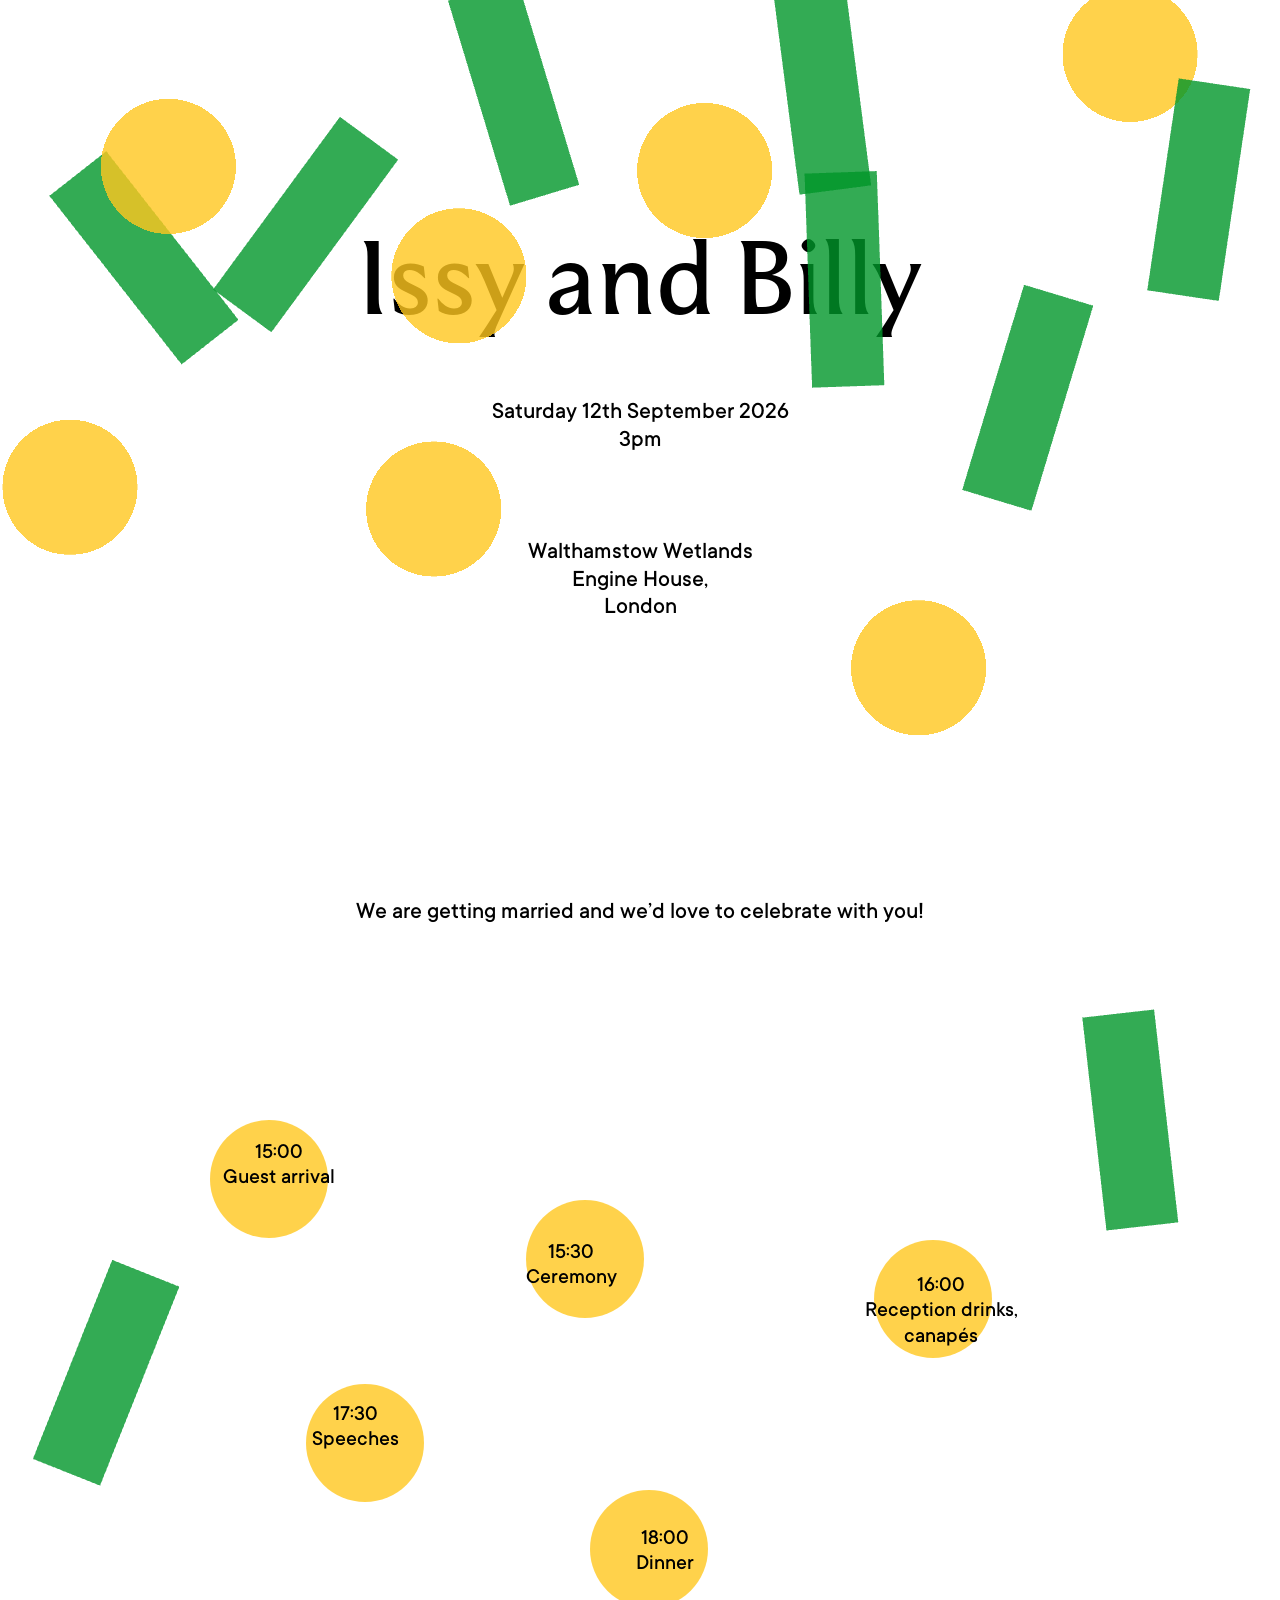
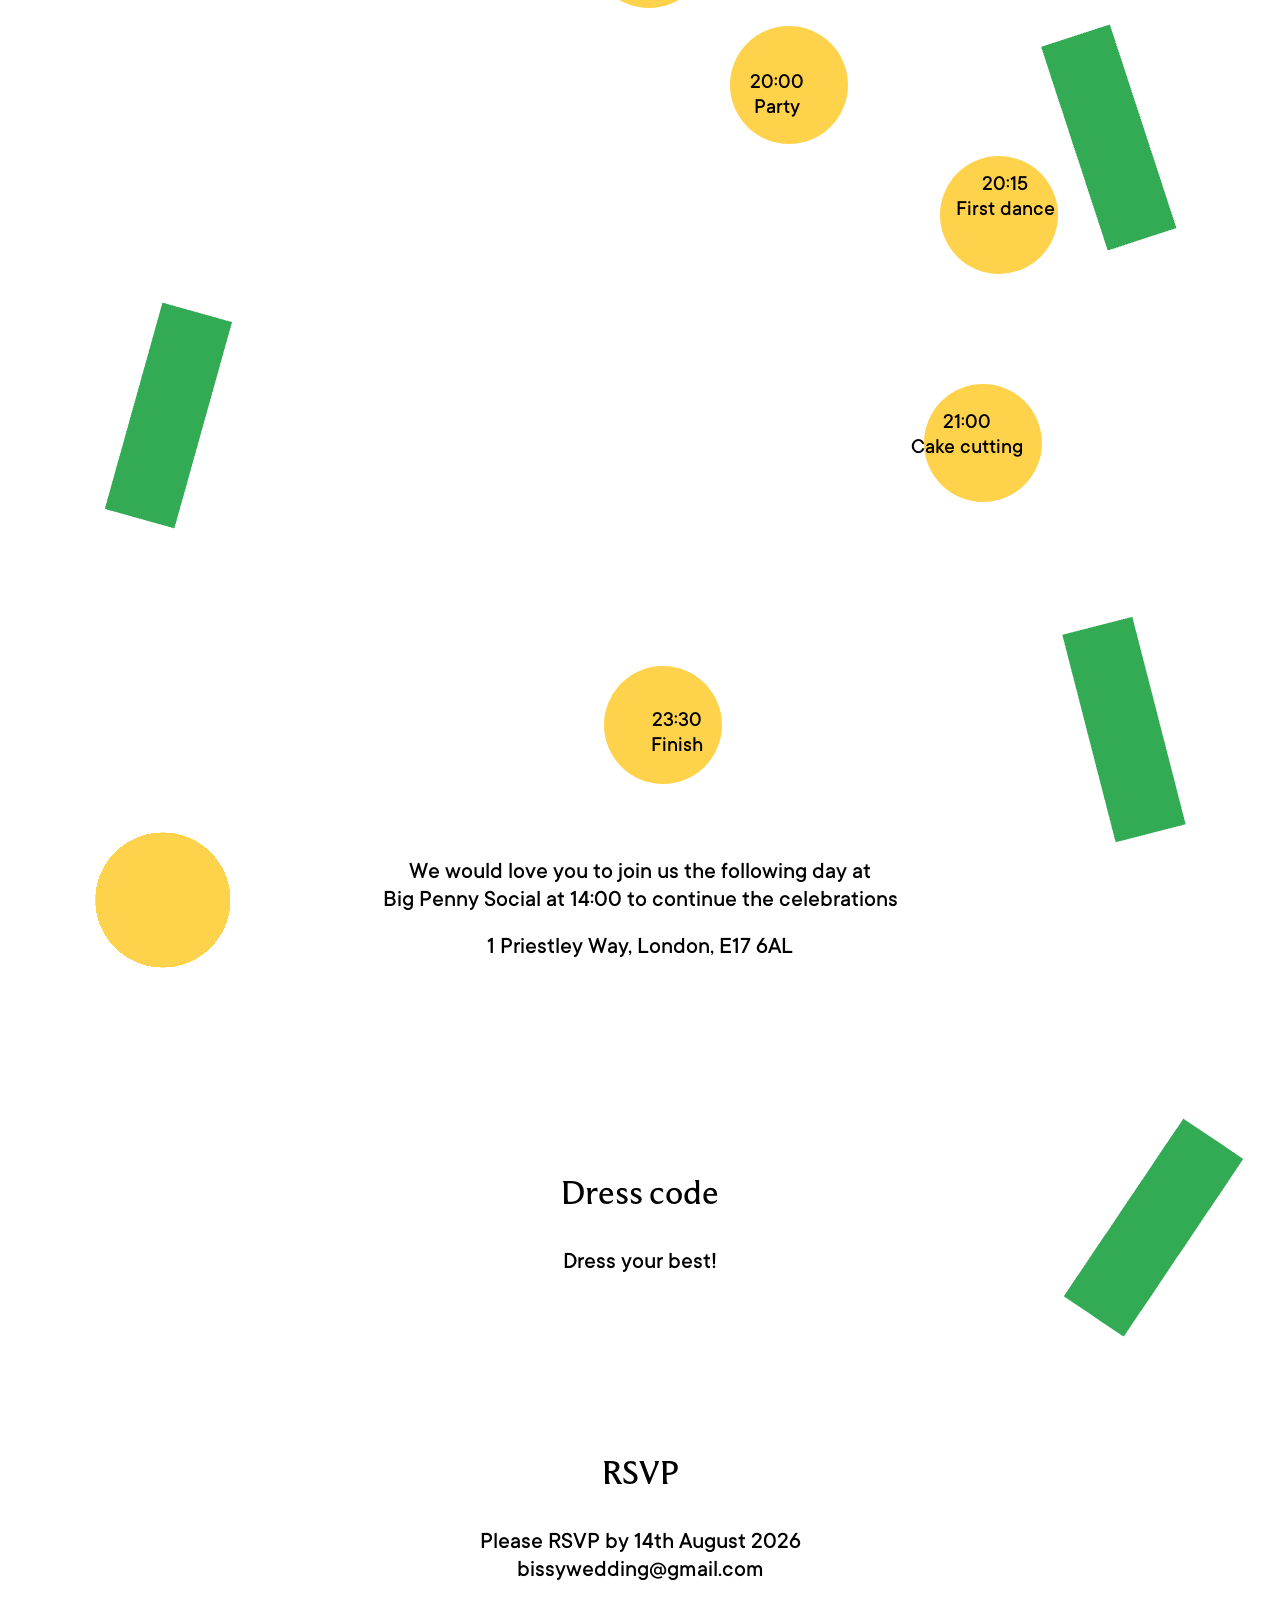
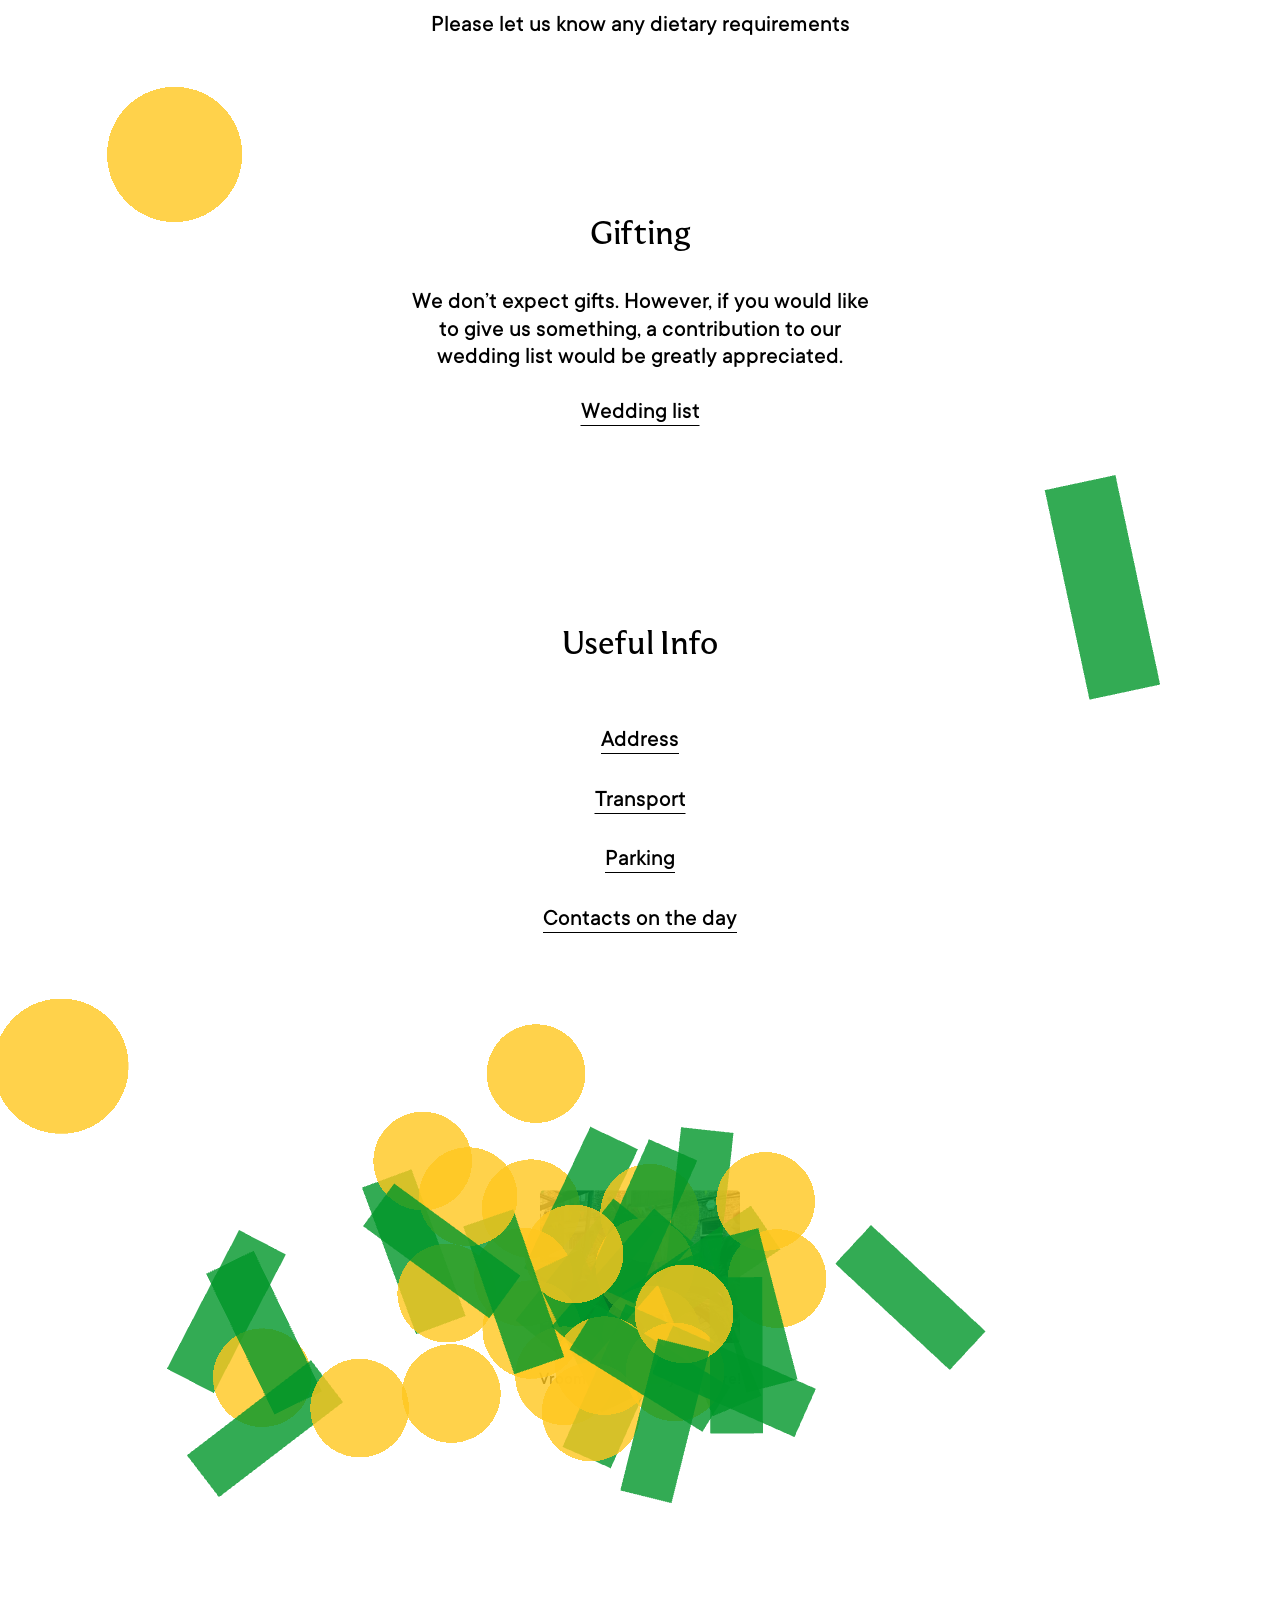
<file: index.html>
<!DOCTYPE html>
<html lang="en">
<head>
<meta charset="utf-8">
<meta name="viewport" content="width=device-width, initial-scale=1">
<title>Issy and Billy</title>
<link rel="icon" href="data:image/svg+xml,%3Csvg xmlns='http://www.w3.org/2000/svg' viewBox='0 0 32 32'%3E%3Ccircle cx='16' cy='16' r='14' fill='rgb(255,210,75)'/%3E%3C/svg%3E">
<link rel="preload" href="assets/fonts/Moulin-Regular-Trial.otf" as="font" type="font/otf" crossorigin>
<link rel="preload" href="assets/fonts/TT-Commons-Medium.otf" as="font" type="font/otf" crossorigin>
<link rel="stylesheet" href="css/styles.css">
</head>
<body>
<div class="page">

  <div class="layer-title">
    <h1 class="type-display block">Issy and Billy</h1>
  </div>

  <div id="flip-layer"></div>

  <div class="layer-content">
    <div class="type-body block s-date">Saturday 12th September 2026
3pm</div>

    <div class="type-body block s-venue">Walthamstow Wetlands
Engine House,
London</div>

    <div class="type-body block s-intro">We are getting married and we’d love to celebrate with you!</div>

    <div class="schedule-dots">
      <div class="dot" style="left: calc(50% - var(--su) * 43); top: 1120px"><div class="type-body" style="transform: translate(calc(-50% + 10px), calc(-50% - 12px))">15:00
Guest arrival</div></div>
      <div class="dot" style="left: calc(50% - var(--su) * 11.4); top: 1200px"><div class="type-body" style="transform: translate(calc(-50% - 14px), calc(-50% + 8px))">15:30
Ceremony</div></div>
      <div class="dot" style="left: calc(50% + var(--su) * 23.4); top: 1240px"><div class="type-body" style="transform: translate(calc(-50% + 8px), calc(-50% + 14px))">16:00
Reception drinks,
canapés</div></div>
      <div class="dot" style="left: calc(50% - var(--su) * 33.4); top: 1384px"><div class="type-body" style="transform: translate(calc(-50% - 10px), calc(-50% - 14px))">17:30
Speeches</div></div>
      <div class="dot" style="left: calc(50% - var(--su) * 5); top: 1490px"><div class="type-body" style="transform: translate(calc(-50% + 16px), calc(-50% + 4px))">18:00
Dinner</div></div>
      <div class="dot" style="left: calc(50% + var(--su) * 9); top: 1626px"><div class="type-body" style="transform: translate(calc(-50% - 12px), calc(-50% + 12px))">20:00
Party</div></div>
      <div class="dot" style="left: calc(50% + var(--su) * 30); top: 1756px"><div class="type-body" style="transform: translate(calc(-50% + 6px), calc(-50% - 16px))">20:15
First dance</div></div>
      <div class="dot" style="left: calc(50% + var(--su) * 28.4); top: 1984px"><div class="type-body" style="transform: translate(calc(-50% - 16px), calc(-50% - 6px))">21:00
Cake cutting</div></div>
      <div class="dot" style="left: calc(50% - var(--su) * 3.6); top: 2266px"><div class="type-body" style="transform: translate(calc(-50% + 14px), calc(-50% + 10px))">23:30
Finish</div></div>
    </div>

    <div class="type-body block s-nextday">We would love you to join us the following day at
Big Penny Social at 14:00 to continue the celebrations</div>

    <div class="type-body block s-nextday-address">1 Priestley Way, London, E17 6AL</div>

    <div class="type-heading block h-dresscode">Dress code</div>
    <div class="type-body block s-dresscode">Dress your best!</div>

    <div class="type-heading block h-rsvp">RSVP</div>
    <div class="type-body block s-rsvp">Please RSVP by 14th August 2026
<a href="mailto:bissywedding@gmail.com">bissywedding@gmail.com</a>

Please let us know any dietary requirements</div>

    <div class="type-heading block h-gifting">Gifting</div>
    <div class="type-body block s-gifting">We don’t expect gifts. However, if you would like
to give us something, a contribution to our
wedding list would be greatly appreciated.</div>
    <a href="#" class="type-body block s-weddinglist">Wedding list</a>

    <div class="tail">
    <div class="type-heading block h-info">Useful Info</div>
    <div class="accordions">
      <details class="acc">
        <summary class="type-body">Address</summary>
        <div class="acc-body type-body">Walthamstow Wetlands
Engine House, London
N17 9NH</div>
      </details>
      <details class="acc">
        <summary class="type-body">Transport</summary>
        <div class="acc-body type-body">Train:
Tottenham Hale (13 min walk)
National Rail, Victoria Line

Blackhorse Road (16 min walk)
Victoria Line, Overground

Bus:
123, 230, N73</div>
      </details>
      <details class="acc">
        <summary class="type-body">Parking</summary>
        <div class="acc-body type-body">There is car park at the venue, though this
closes at 5pm.</div>
      </details>
      <details class="acc">
        <summary class="type-body">Contacts on the day</summary>
        <div class="acc-body type-body">George Metcalfe
07872614372

Victor Hwang
07950386560</div>
      </details>
    </div>

    </div>
  </div>

  <div class="footer">
    <img class="footer-photo" src="assets/images/beau-on-bike.jpg" alt="Beau in a yellow raincoat sitting on a motorbike" width="640" height="492" loading="lazy">
    <div class="footer-message type-body"><span>Vroom vroom see you there!</span></div>
  </div>

</div>

<script src="vendor/three.min.js"></script>
<script src="js/confetti.js"></script>
</body>
</html>
</file>
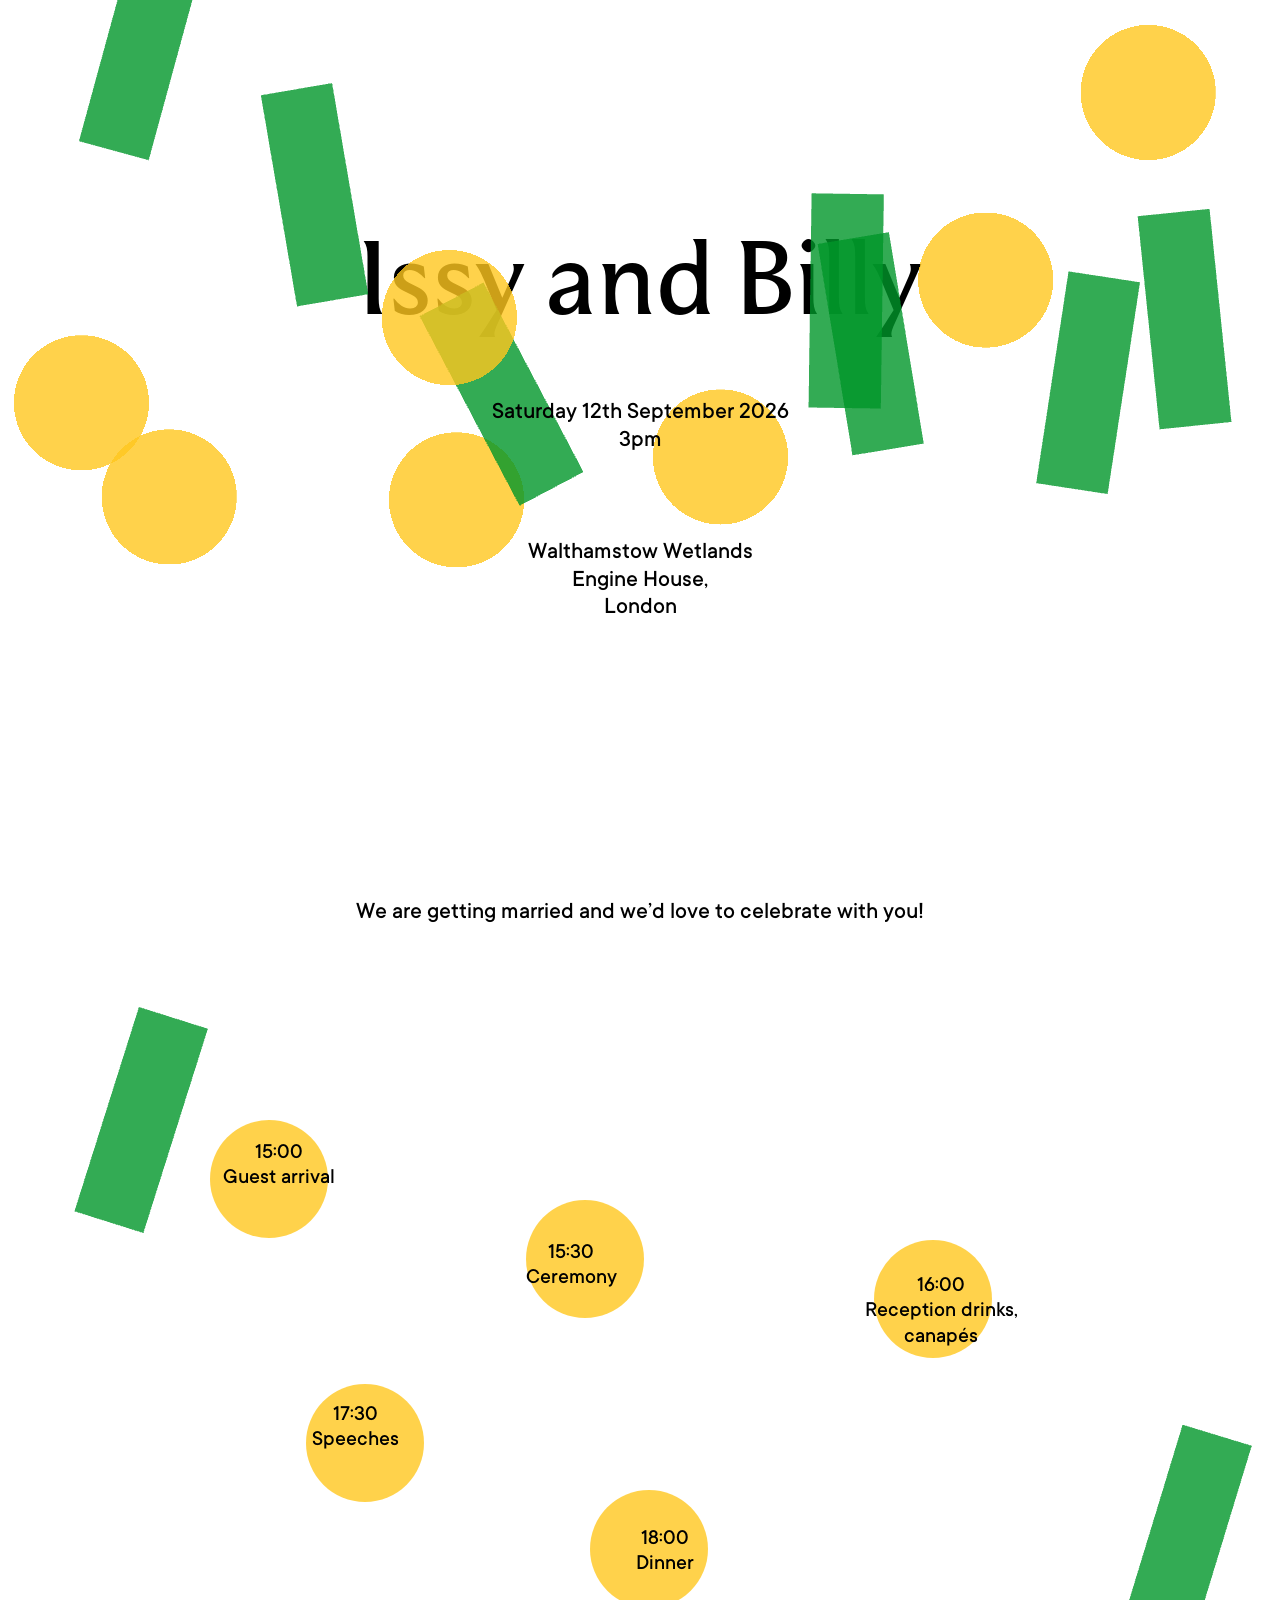
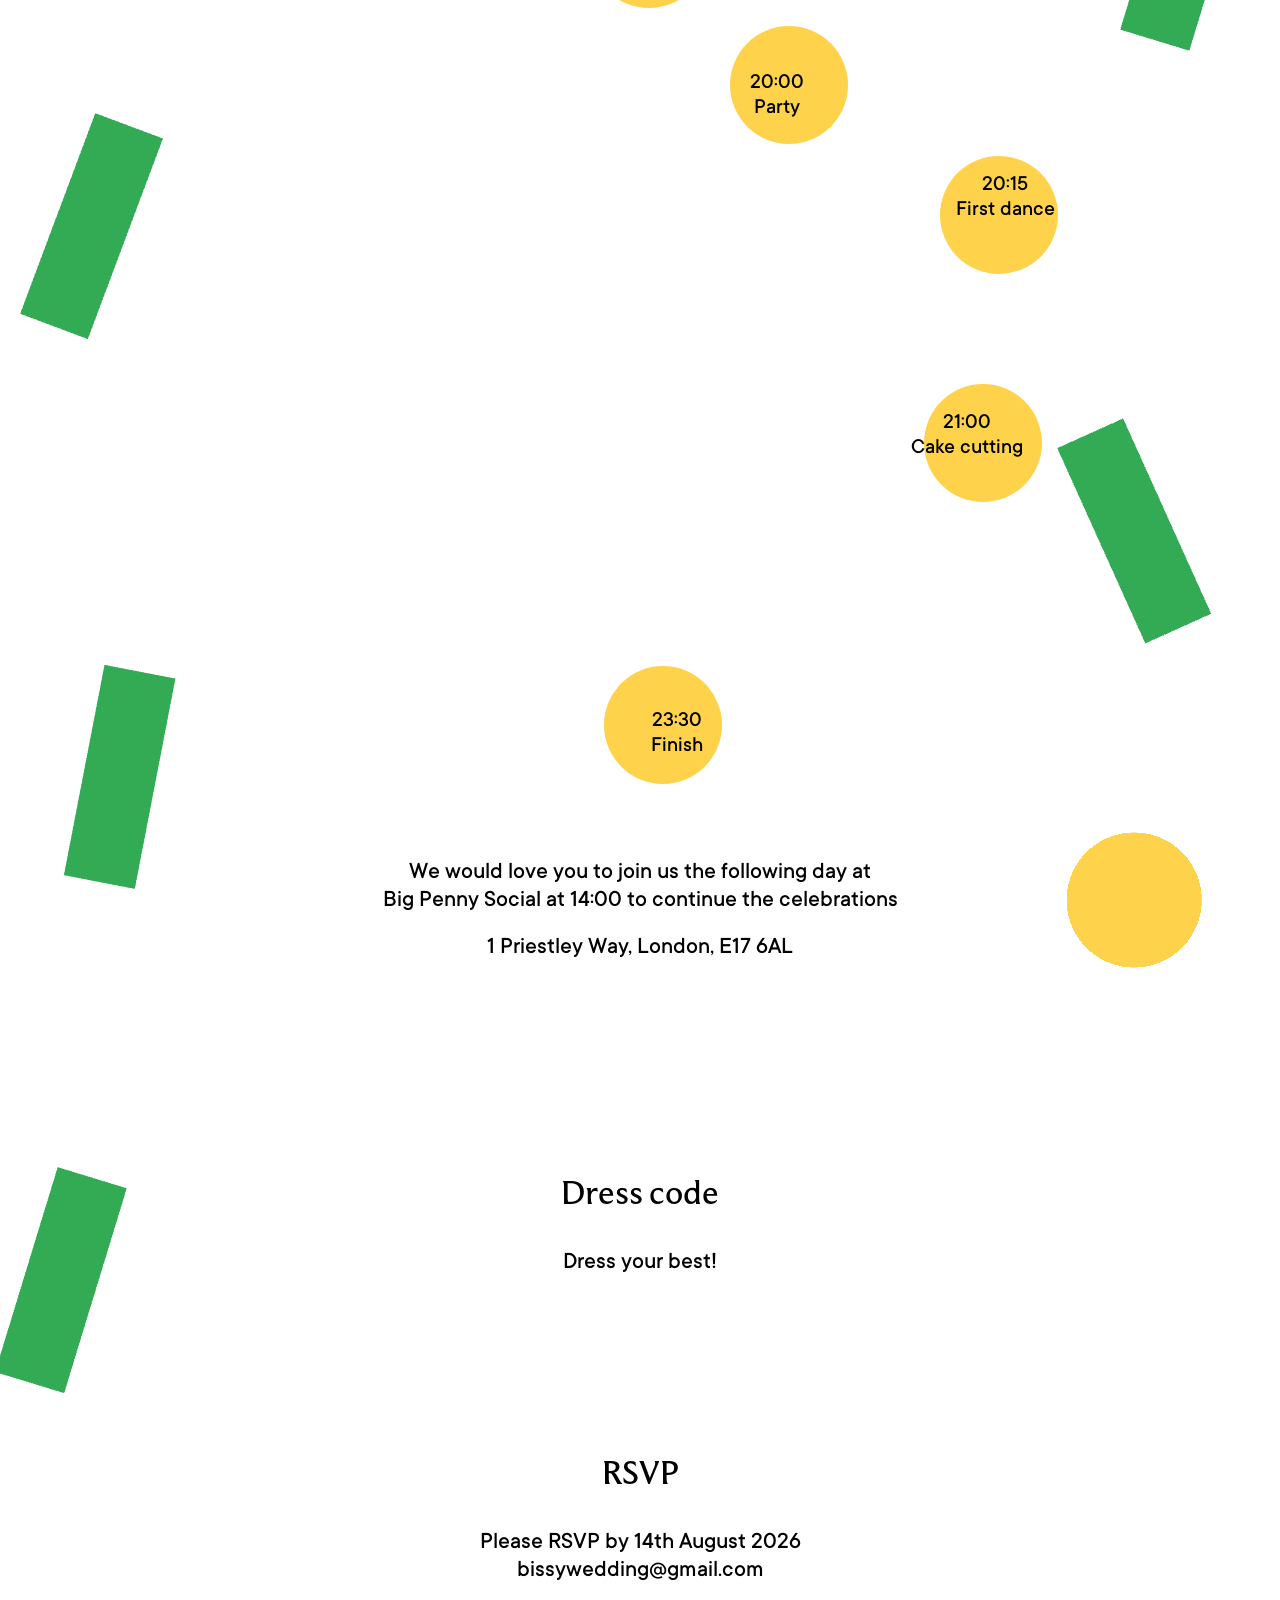
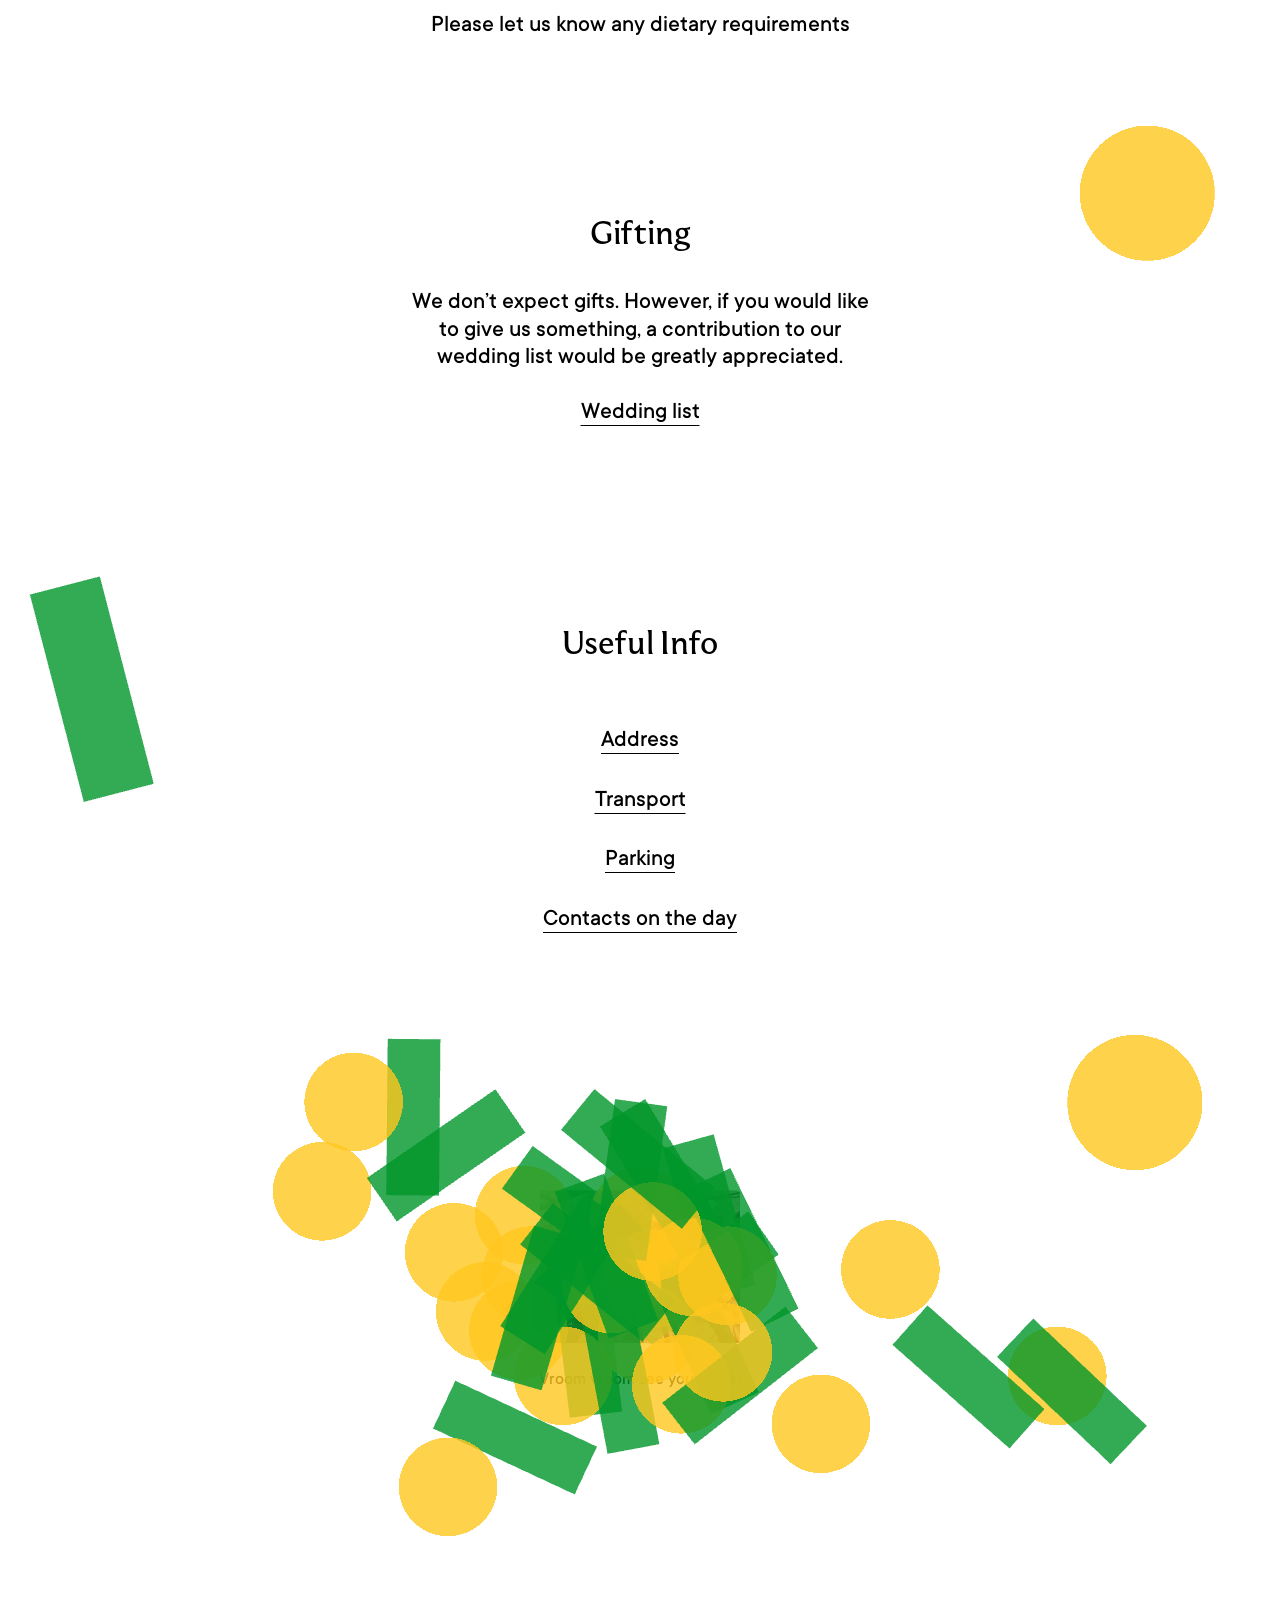
<file: london/index.html>
<!DOCTYPE html>
<html lang="en">
<head>
<meta charset="utf-8">
<meta name="viewport" content="width=device-width, initial-scale=1">
<title>Issy and Billy</title>
<link rel="icon" href="data:image/svg+xml,%3Csvg xmlns='http://www.w3.org/2000/svg' viewBox='0 0 32 32'%3E%3Ccircle cx='16' cy='16' r='14' fill='rgb(255,210,75)'/%3E%3C/svg%3E">
<link rel="preload" href="/assets/fonts/Moulin-Regular-Trial.otf" as="font" type="font/otf" crossorigin>
<link rel="preload" href="/assets/fonts/TT-Commons-Medium.otf" as="font" type="font/otf" crossorigin>
<link rel="stylesheet" href="/css/styles.css">
</head>
<body>
<div class="page">

  <div class="layer-title">
    <h1 class="type-display block">Issy and Billy</h1>
  </div>

  <div id="flip-layer"></div>

  <div class="layer-content">
    <div class="type-body block s-date">Saturday 12th September 2026
3pm</div>

    <div class="type-body block s-venue">Walthamstow Wetlands
Engine House,
London</div>

    <div class="type-body block s-intro">We are getting married and we’d love to celebrate with you!</div>

    <div class="schedule-dots">
      <div class="dot" style="left: calc(50% - var(--su) * 43); top: 1120px"><div class="type-body" style="transform: translate(calc(-50% + 10px), calc(-50% - 12px))">15:00
Guest arrival</div></div>
      <div class="dot" style="left: calc(50% - var(--su) * 11.4); top: 1200px"><div class="type-body" style="transform: translate(calc(-50% - 14px), calc(-50% + 8px))">15:30
Ceremony</div></div>
      <div class="dot" style="left: calc(50% + var(--su) * 23.4); top: 1240px"><div class="type-body" style="transform: translate(calc(-50% + 8px), calc(-50% + 14px))">16:00
Reception drinks,
canapés</div></div>
      <div class="dot" style="left: calc(50% - var(--su) * 33.4); top: 1384px"><div class="type-body" style="transform: translate(calc(-50% - 10px), calc(-50% - 14px))">17:30
Speeches</div></div>
      <div class="dot" style="left: calc(50% - var(--su) * 5); top: 1490px"><div class="type-body" style="transform: translate(calc(-50% + 16px), calc(-50% + 4px))">18:00
Dinner</div></div>
      <div class="dot" style="left: calc(50% + var(--su) * 9); top: 1626px"><div class="type-body" style="transform: translate(calc(-50% - 12px), calc(-50% + 12px))">20:00
Party</div></div>
      <div class="dot" style="left: calc(50% + var(--su) * 30); top: 1756px"><div class="type-body" style="transform: translate(calc(-50% + 6px), calc(-50% - 16px))">20:15
First dance</div></div>
      <div class="dot" style="left: calc(50% + var(--su) * 28.4); top: 1984px"><div class="type-body" style="transform: translate(calc(-50% - 16px), calc(-50% - 6px))">21:00
Cake cutting</div></div>
      <div class="dot" style="left: calc(50% - var(--su) * 3.6); top: 2266px"><div class="type-body" style="transform: translate(calc(-50% + 14px), calc(-50% + 10px))">23:30
Finish</div></div>
    </div>

    <div class="type-body block s-nextday">We would love you to join us the following day at
Big Penny Social at 14:00 to continue the celebrations</div>

    <div class="type-body block s-nextday-address">1 Priestley Way, London, E17 6AL</div>

    <div class="type-heading block h-dresscode">Dress code</div>
    <div class="type-body block s-dresscode">Dress your best!</div>

    <div class="type-heading block h-rsvp">RSVP</div>
    <div class="type-body block s-rsvp">Please RSVP by 14th August 2026
<a href="mailto:bissywedding@gmail.com">bissywedding@gmail.com</a>

Please let us know any dietary requirements</div>

    <div class="type-heading block h-gifting">Gifting</div>
    <div class="type-body block s-gifting">We don’t expect gifts. However, if you would like
to give us something, a contribution to our
wedding list would be greatly appreciated.</div>
    <a href="https://www.weddingpresentco.com/find-list/334212" target="_blank" rel="noopener" class="type-body block s-weddinglist">Wedding list</a>

    <div class="tail">
    <div class="type-heading block h-info">Useful Info</div>
    <div class="accordions">
      <details class="acc">
        <summary class="type-body">Address</summary>
        <div class="acc-body type-body">Walthamstow Wetlands
Engine House, London
N17 9NH</div>
      </details>
      <details class="acc">
        <summary class="type-body">Transport</summary>
        <div class="acc-body type-body">Train:
Tottenham Hale (13 min walk)
National Rail, Victoria Line

Blackhorse Road (16 min walk)
Victoria Line, Overground

Bus:
123, 230, N73</div>
      </details>
      <details class="acc">
        <summary class="type-body">Parking</summary>
        <div class="acc-body type-body">There is car park at the venue, though this
closes at 5pm.</div>
      </details>
      <details class="acc">
        <summary class="type-body">Contacts on the day</summary>
        <div class="acc-body type-body">George Metcalfe
07872614372

Victor Hwang
07950386560</div>
      </details>
    </div>

    </div>
  </div>

  <div class="footer">
    <img class="footer-photo" src="/assets/images/beau-on-bike.jpg" alt="Beau in a yellow raincoat sitting on a motorbike" width="640" height="492" loading="lazy">
    <div class="footer-message type-body"><span>Vroom vroom see you there!</span></div>
  </div>

</div>

<script src="/vendor/three.min.js"></script>
<script src="/js/confetti.js"></script>
</body>
</html>
</file>
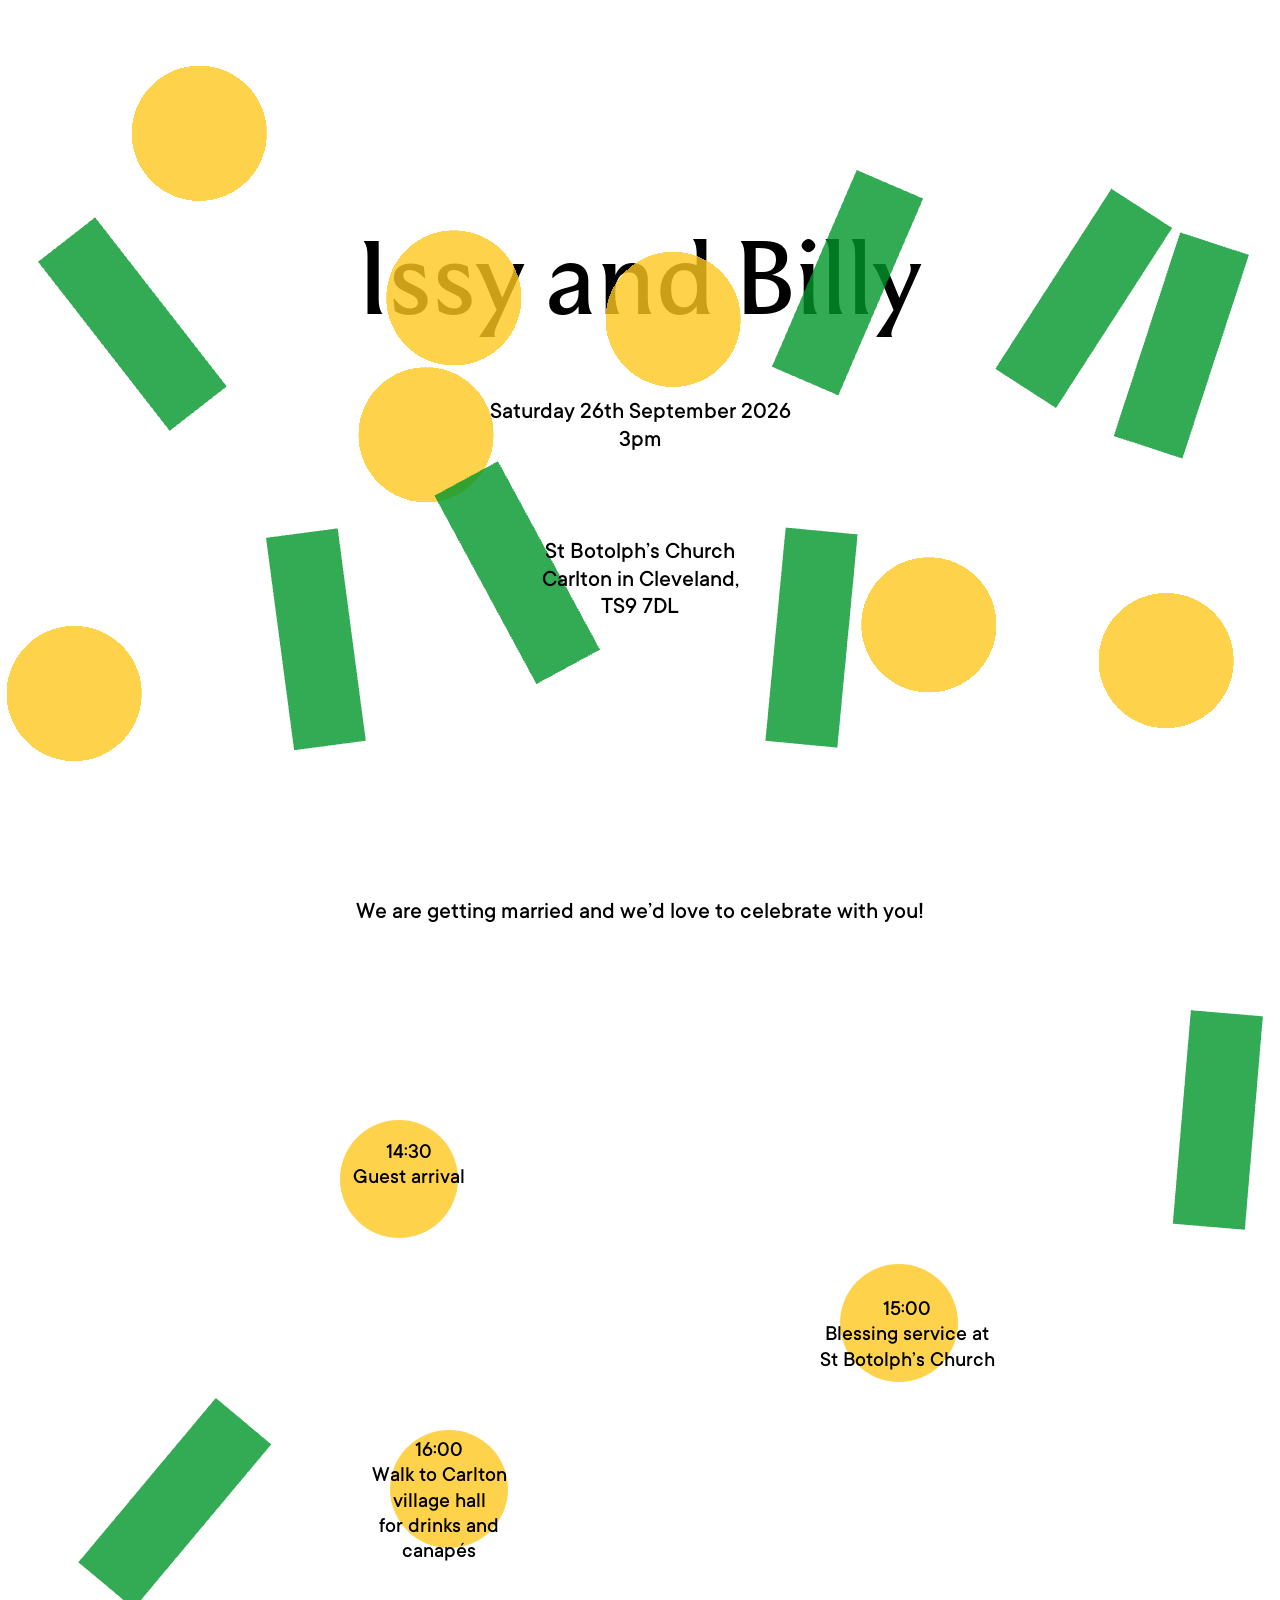
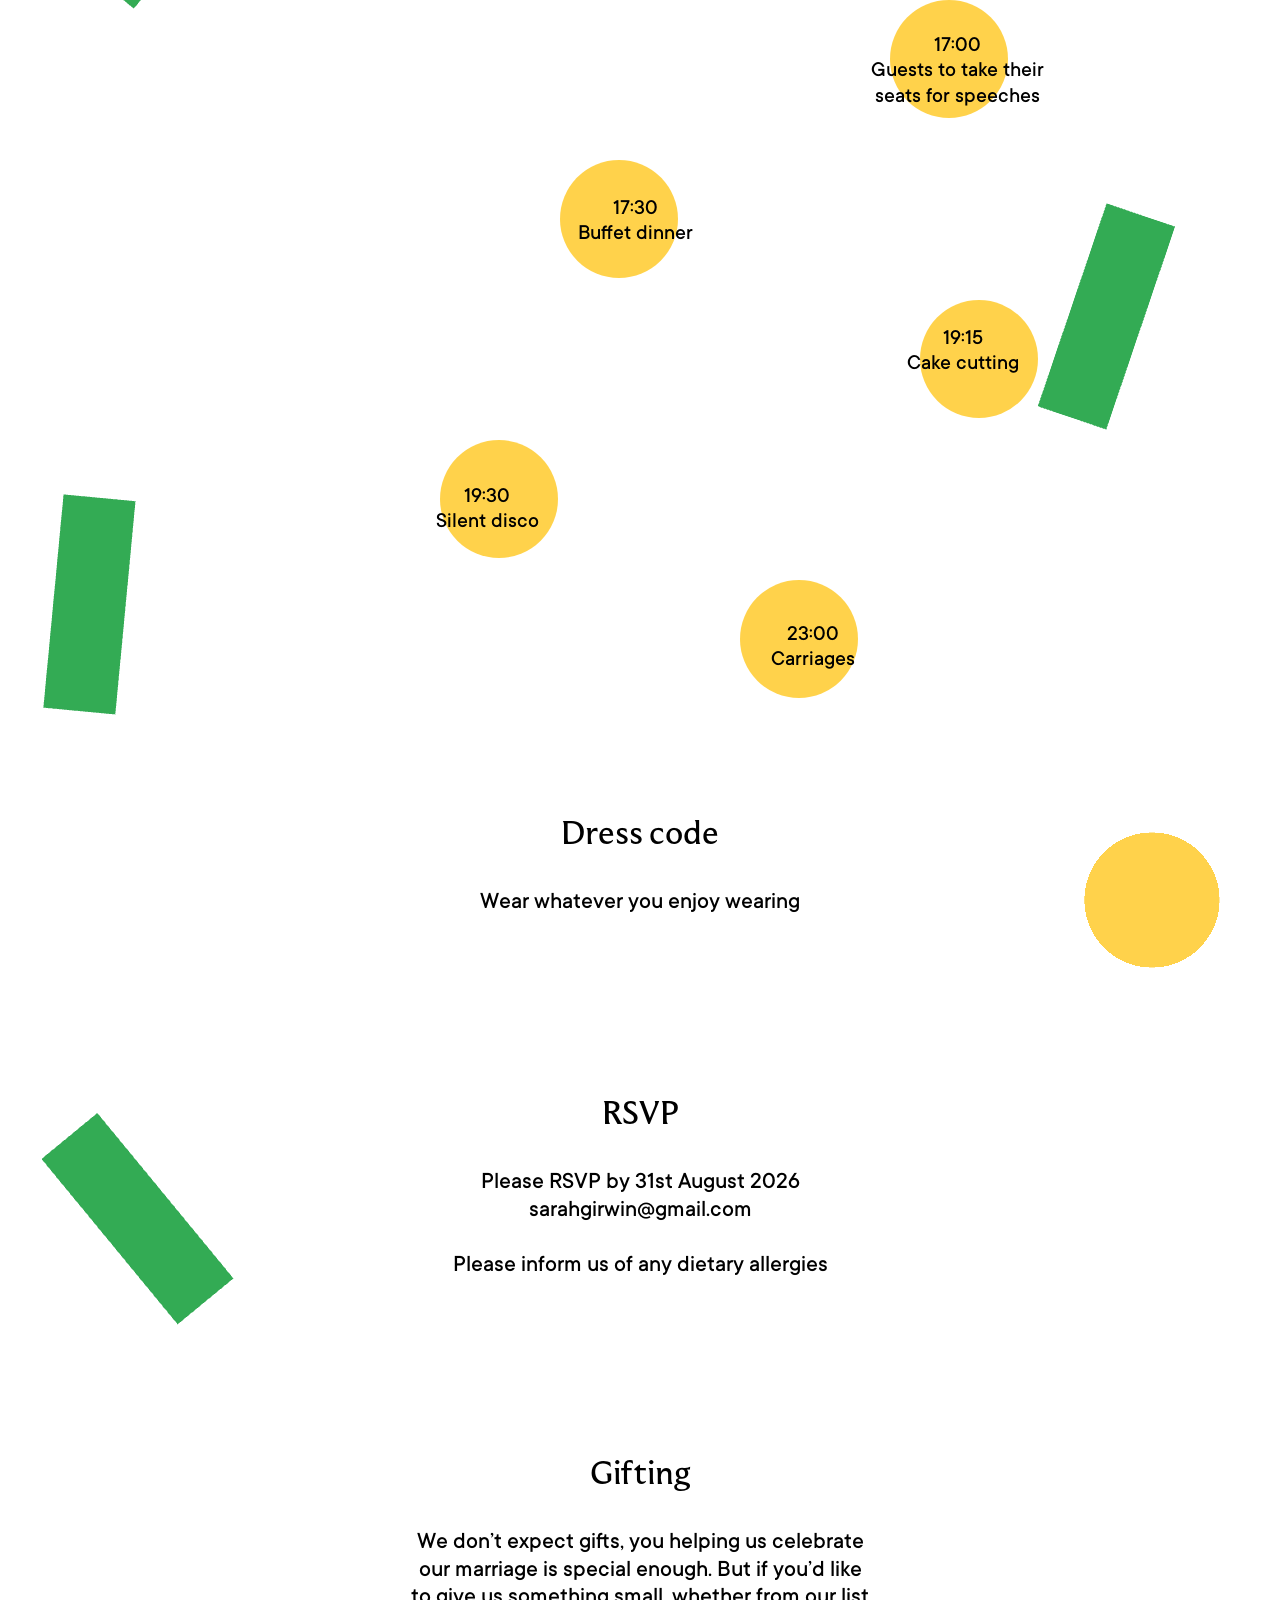
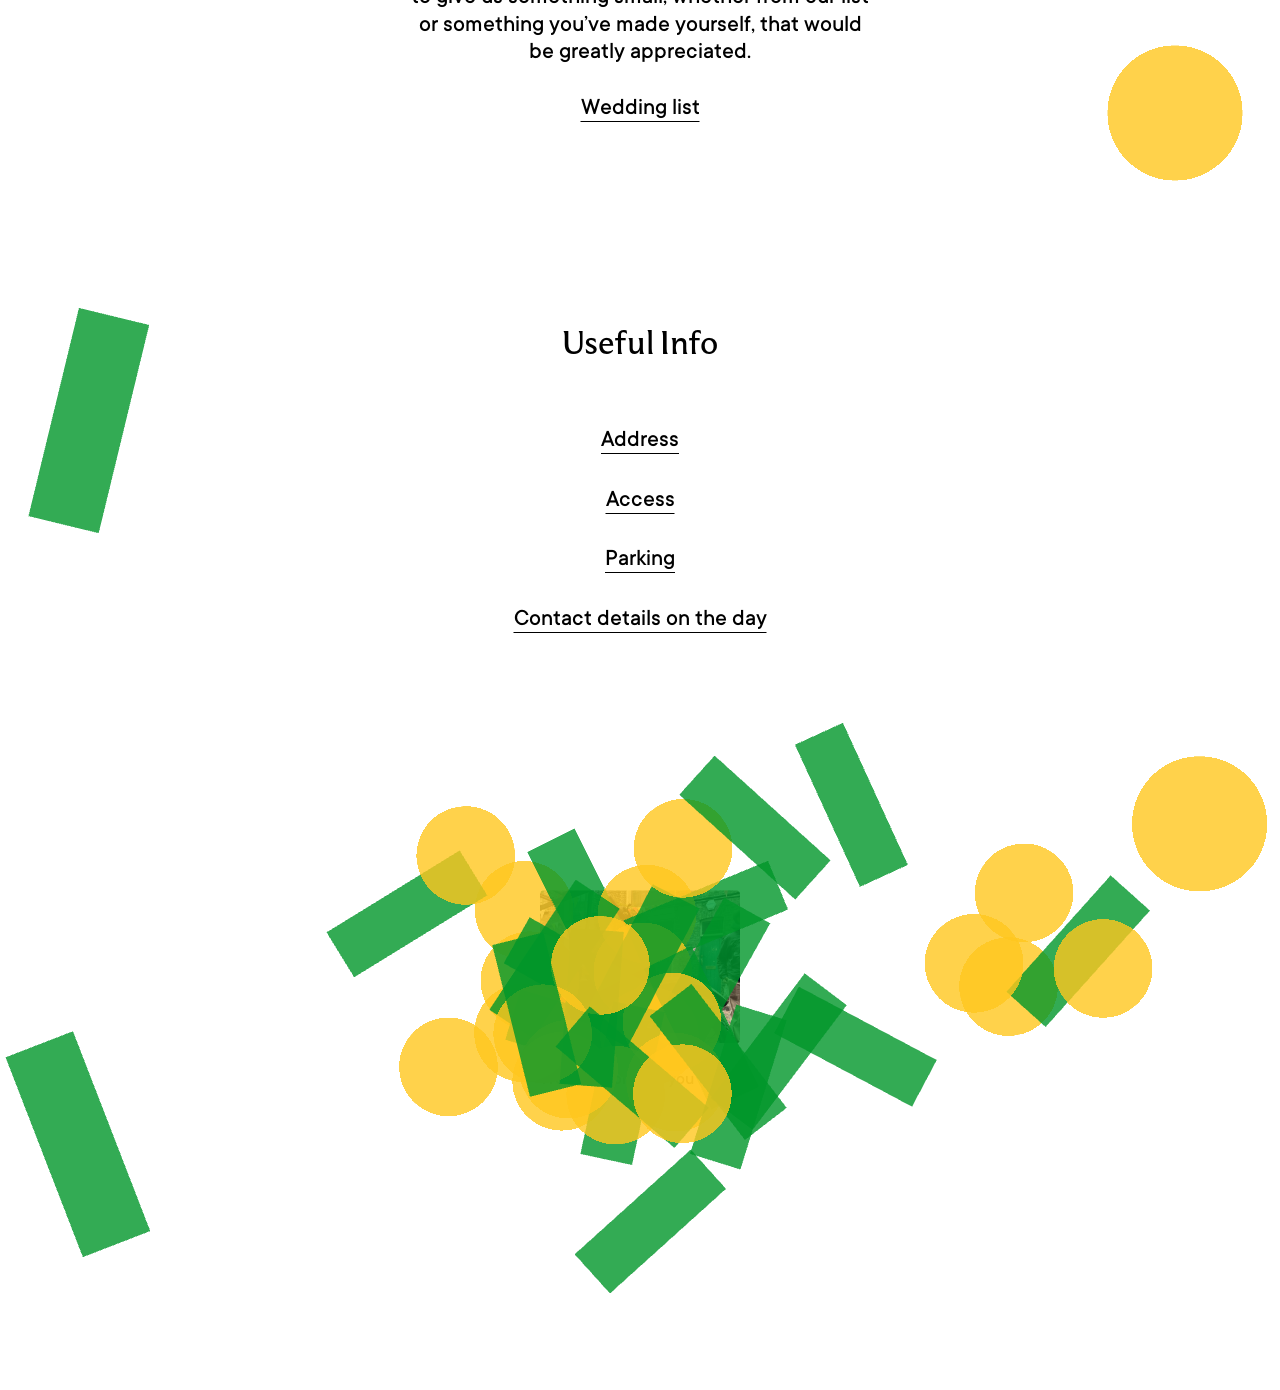
<file: north/index.html>
<!DOCTYPE html>
<html lang="en">
<head>
<meta charset="utf-8">
<meta name="viewport" content="width=device-width, initial-scale=1">
<title>Issy and Billy</title>
<link rel="icon" href="data:image/svg+xml,%3Csvg xmlns='http://www.w3.org/2000/svg' viewBox='0 0 32 32'%3E%3Ccircle cx='16' cy='16' r='14' fill='rgb(255,210,75)'/%3E%3C/svg%3E">
<link rel="preload" href="/assets/fonts/Moulin-Regular-Trial.otf" as="font" type="font/otf" crossorigin>
<link rel="preload" href="/assets/fonts/TT-Commons-Medium.otf" as="font" type="font/otf" crossorigin>
<link rel="stylesheet" href="/css/styles.css">
<style>
/* north page: no next-day section, so the desktop canvas is shorter and the
   fixed block positions move up. Mobile flows automatically. */
@media (min-width: 701px) {
  .layer-content { padding-top: 3530px; }
  .h-dresscode { top: 2420px; }
  .s-dresscode { top: 2490px; }
  .h-rsvp { top: 2700px; }
  .s-rsvp { top: 2770px; }
  .h-gifting { top: 3060px; }
  .s-gifting { top: 3130px; }
  .s-weddinglist { top: 3296px; }
}
</style>
</head>
<body>
<div class="page">

  <div class="layer-title">
    <h1 class="type-display block">Issy and Billy</h1>
  </div>

  <div id="flip-layer"></div>

  <div class="layer-content">
    <div class="type-body block s-date">Saturday 26th September 2026
3pm</div>

    <div class="type-body block s-venue">St Botolph’s Church
Carlton in Cleveland,
TS9 7DL</div>

    <div class="type-body block s-intro">We are getting married and we’d love to celebrate with you!</div>

    <div class="schedule-dots">
      <div class="dot" style="left: calc(50% - var(--su) * 30); top: 1120px"><div class="type-body" style="transform: translate(calc(-50% + 10px), calc(-50% - 12px))">14:30
Guest arrival</div></div>
      <div class="dot" style="left: calc(50% + var(--su) * 20); top: 1264px"><div class="type-body" style="transform: translate(calc(-50% + 8px), calc(-50% + 14px))">15:00
Blessing service at
St Botolph’s Church</div></div>
      <div class="dot" style="left: calc(50% - var(--su) * 25); top: 1430px"><div class="type-body" style="transform: translate(calc(-50% - 10px), calc(-50% + 14px))">16:00
Walk to Carlton village hall
for drinks and canapés</div></div>
      <div class="dot" style="left: calc(50% + var(--su) * 25); top: 1600px"><div class="type-body" style="transform: translate(calc(-50% + 8px), calc(-50% + 14px))">17:00
Guests to take their
seats for speeches</div></div>
      <div class="dot" style="left: calc(50% - var(--su) * 8); top: 1760px"><div class="type-body" style="transform: translate(calc(-50% + 16px), calc(-50% + 4px))">17:30
Buffet dinner</div></div>
      <div class="dot" style="left: calc(50% + var(--su) * 28); top: 1900px"><div class="type-body" style="transform: translate(calc(-50% - 16px), calc(-50% - 6px))">19:15
Cake cutting</div></div>
      <div class="dot" style="left: calc(50% - var(--su) * 20); top: 2040px"><div class="type-body" style="transform: translate(calc(-50% - 12px), calc(-50% + 12px))">19:30
Silent disco</div></div>
      <div class="dot" style="left: calc(50% + var(--su) * 10); top: 2180px"><div class="type-body" style="transform: translate(calc(-50% + 14px), calc(-50% + 10px))">23:00
Carriages</div></div>
    </div>

    <div class="type-heading block h-dresscode">Dress code</div>
    <div class="type-body block s-dresscode">Wear whatever you enjoy wearing</div>

    <div class="type-heading block h-rsvp">RSVP</div>
    <div class="type-body block s-rsvp">Please RSVP by 31st August 2026
<a href="mailto:sarahgirwin@gmail.com">sarahgirwin@gmail.com</a>

Please inform us of any dietary allergies</div>

    <div class="type-heading block h-gifting">Gifting</div>
    <div class="type-body block s-gifting">We don’t expect gifts, you helping us celebrate
our marriage is special enough. But if you’d like
to give us something small, whether from our list
or something you’ve made yourself, that would
be greatly appreciated.</div>
    <a href="https://www.weddingpresentco.com/find-list/334212" target="_blank" rel="noopener" class="type-body block s-weddinglist">Wedding list</a>

    <div class="tail">
    <div class="type-heading block h-info">Useful Info</div>
    <div class="accordions">
      <details class="acc">
        <summary class="type-body">Address</summary>
        <div class="acc-body type-body">St Botolph’s Church
Carlton in Cleveland
TS9 7DL</div>
      </details>
      <details class="acc">
        <summary class="type-body">Access</summary>
        <div class="acc-body type-body">There are two sets of steps leading up
to the church. For step free access
to the church please enquire</div>
      </details>
      <details class="acc">
        <summary class="type-body">Parking</summary>
        <div class="acc-body type-body">Suggested parking is in the field close to
Field Edge which will be clearly signed.

However, for those who would rather park
closer to the church and/or the village hall
there is plenty of roadside parking
in the village.

There is limited parking at the church
and no parking at the village hall</div>
      </details>
      <details class="acc">
        <summary class="type-body">Contact details on the day</summary>
        <div class="acc-body type-body">Sarah Irwin
0777 902 3971</div>
      </details>
    </div>

    </div>
  </div>

  <div class="footer">
    <img class="footer-photo" src="/assets/images/beau-on-bike.jpg" alt="Beau in a yellow raincoat sitting on a motorbike" width="640" height="492" loading="lazy">
    <div class="footer-message type-body"><span>Vroom vroom see you there!</span></div>
  </div>

</div>

<script src="/vendor/three.min.js"></script>
<script src="/js/confetti.js"></script>
</body>
</html>
</file>
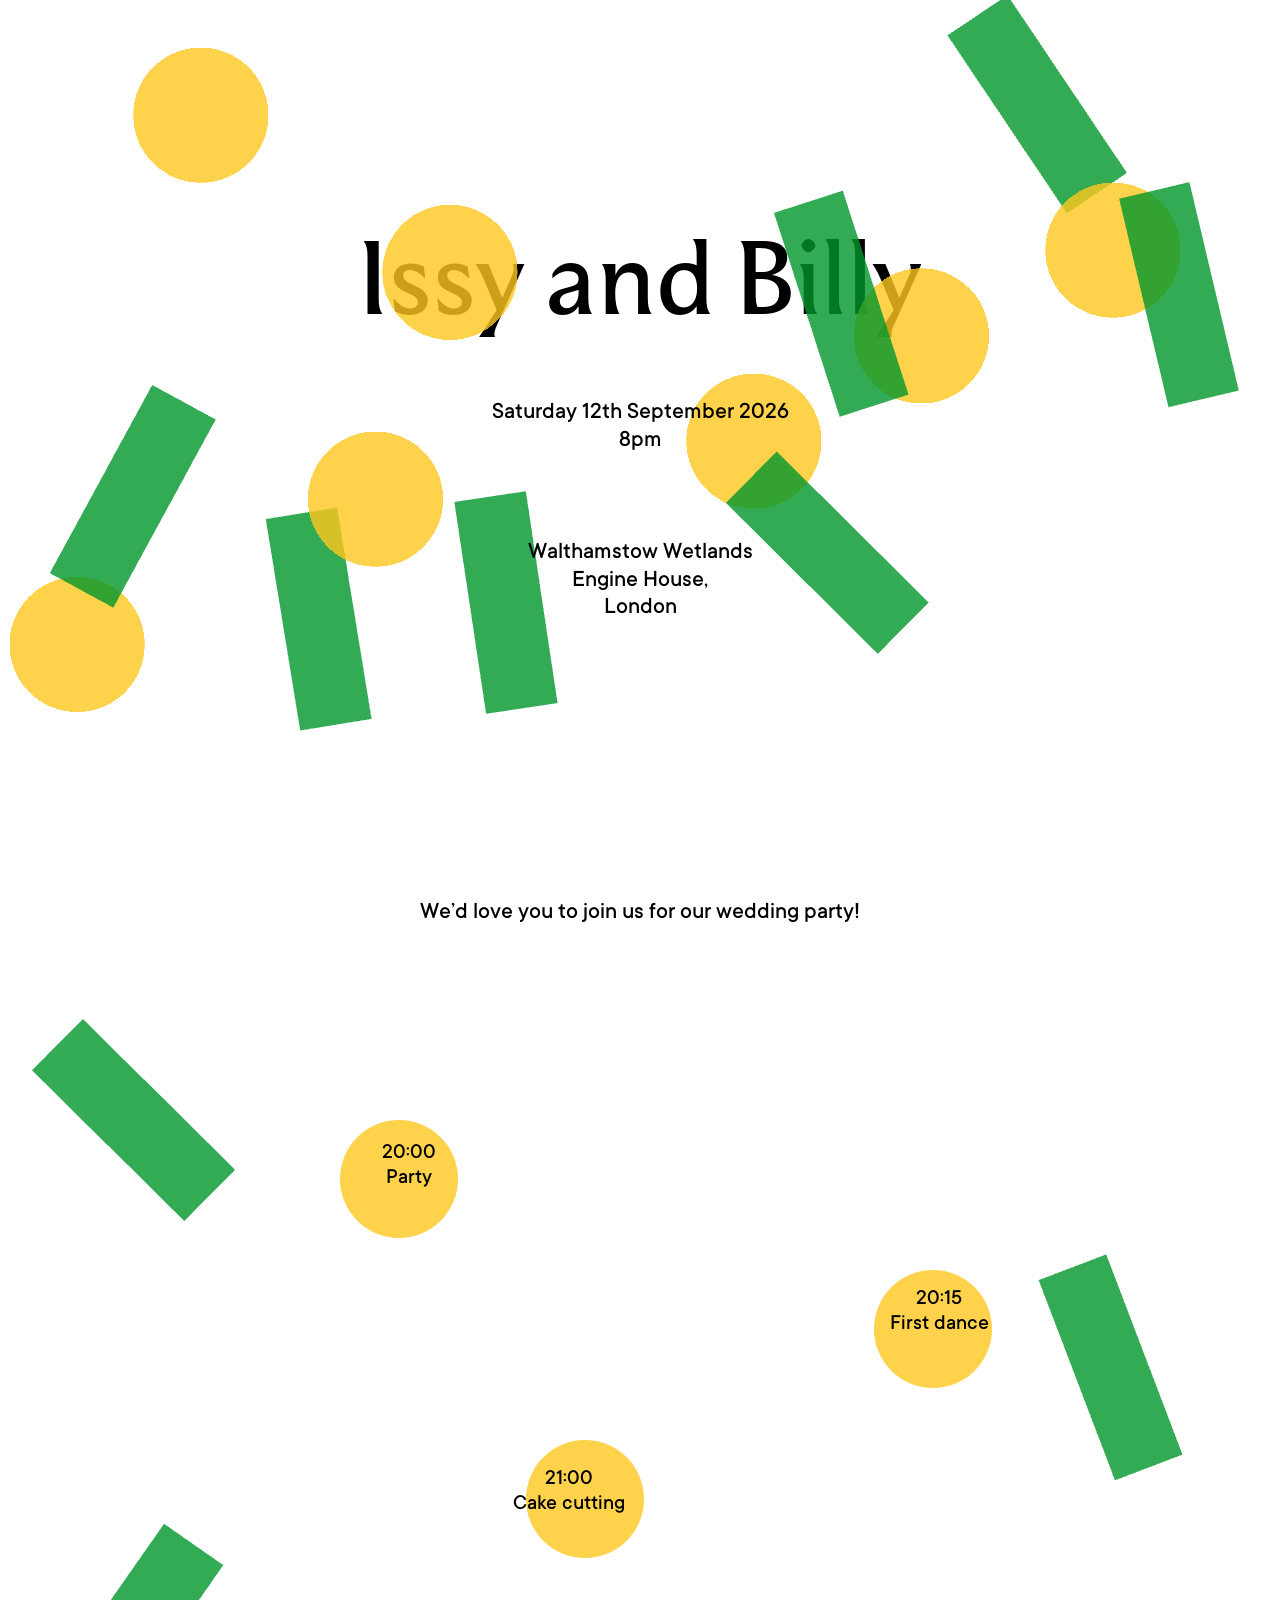
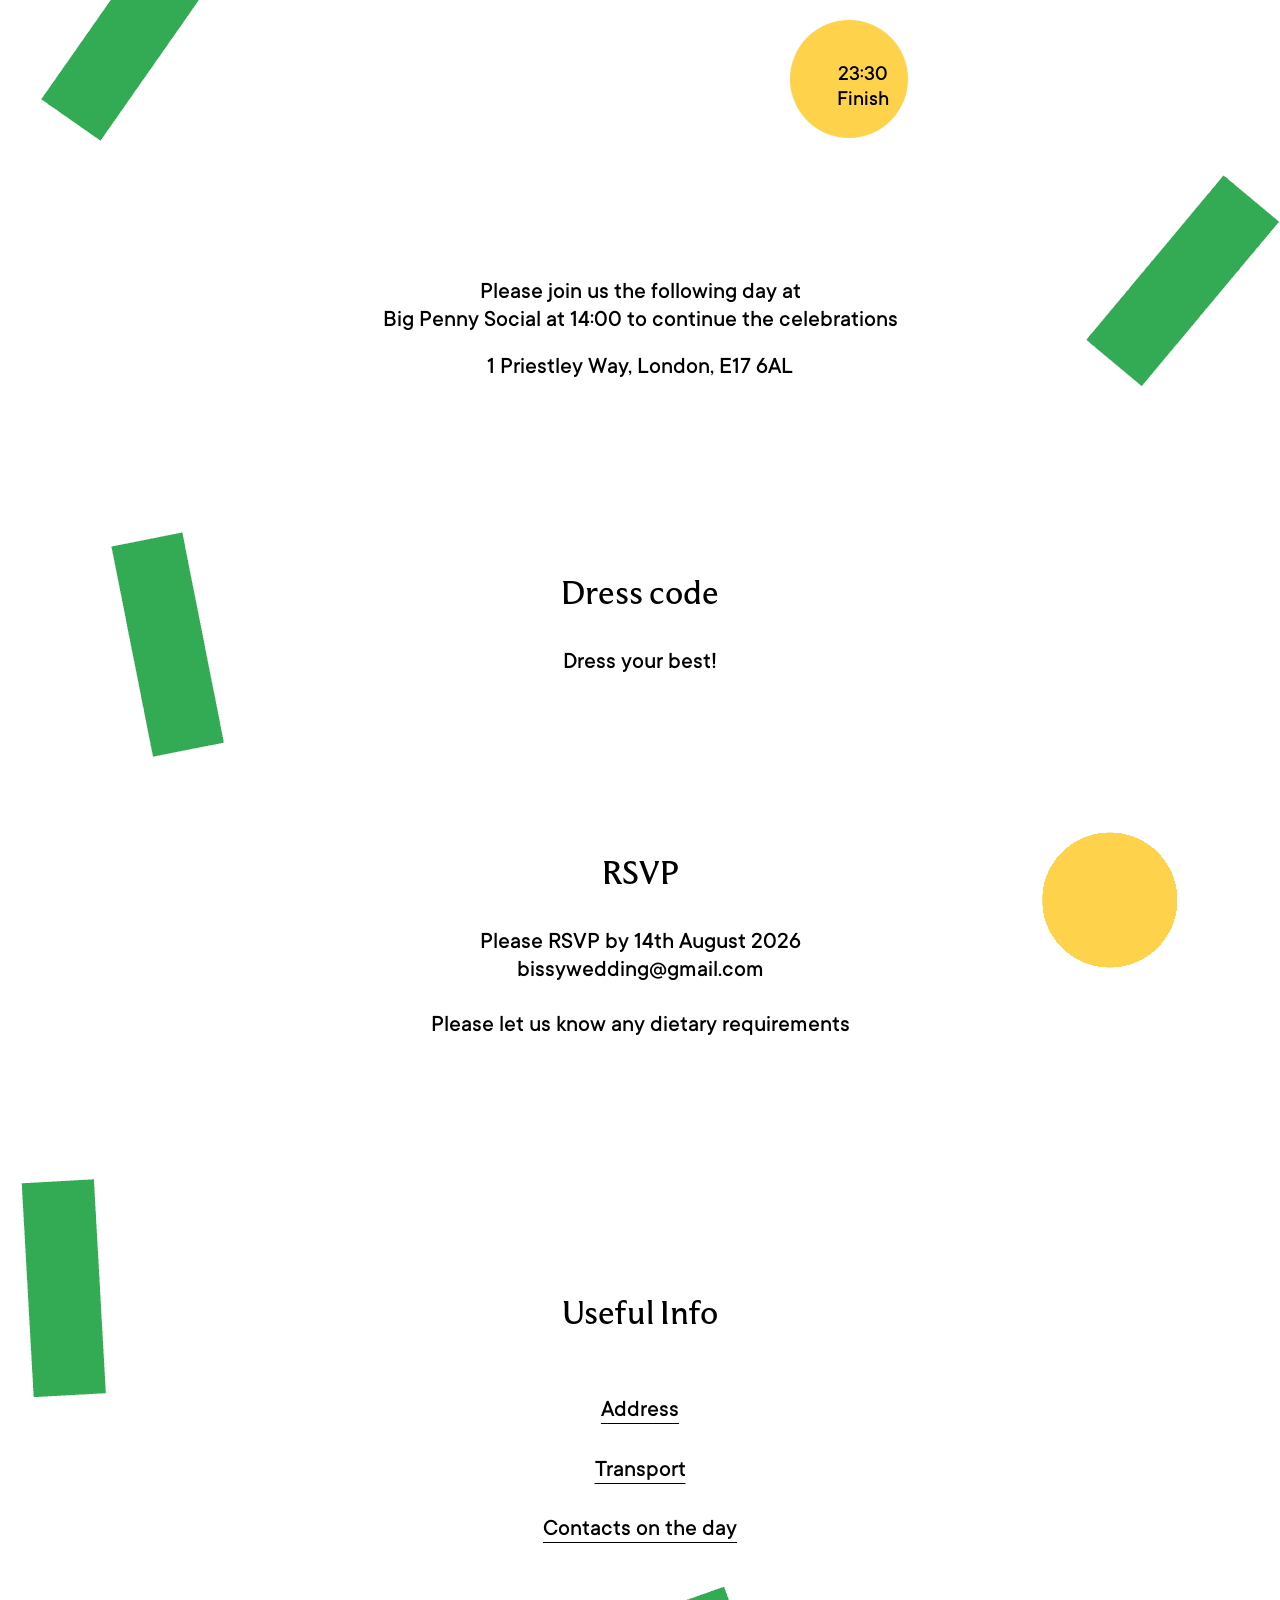
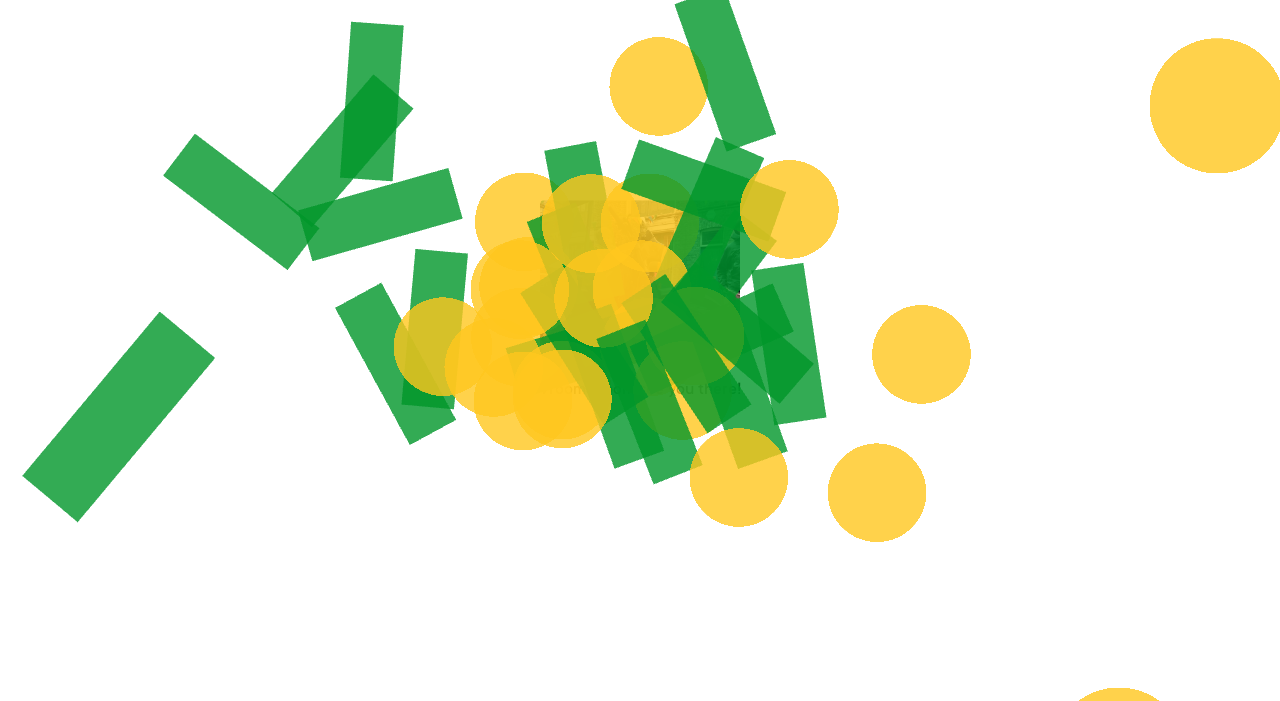
<file: party/index.html>
<!DOCTYPE html>
<html lang="en">
<head>
<meta charset="utf-8">
<meta name="viewport" content="width=device-width, initial-scale=1">
<title>Issy and Billy</title>
<link rel="icon" href="data:image/svg+xml,%3Csvg xmlns='http://www.w3.org/2000/svg' viewBox='0 0 32 32'%3E%3Ccircle cx='16' cy='16' r='14' fill='rgb(255,210,75)'/%3E%3C/svg%3E">
<link rel="preload" href="/assets/fonts/Moulin-Regular-Trial.otf" as="font" type="font/otf" crossorigin>
<link rel="preload" href="/assets/fonts/TT-Commons-Medium.otf" as="font" type="font/otf" crossorigin>
<link rel="stylesheet" href="/css/styles.css">
<style>
/* party page: fewer sections than the main site, so the desktop canvas is
   shorter and the fixed block positions move up. Mobile flows automatically. */
@media (min-width: 701px) {
  .layer-content { padding-top: 2900px; }
  .s-nextday { top: 1880px; }
  .s-nextday-address { top: 1955px; }
  .h-dresscode { top: 2180px; }
  .s-dresscode { top: 2250px; }
  .h-rsvp { top: 2460px; }
  .s-rsvp { top: 2530px; }
}
</style>
</head>
<body>
<div class="page">

  <div class="layer-title">
    <h1 class="type-display block">Issy and Billy</h1>
  </div>

  <div id="flip-layer"></div>

  <div class="layer-content">
    <div class="type-body block s-date">Saturday 12th September 2026
8pm</div>

    <div class="type-body block s-venue">Walthamstow Wetlands
Engine House,
London</div>

    <div class="type-body block s-intro">We’d love you to join us for our wedding party!</div>

    <div class="schedule-dots">
      <div class="dot" style="left: calc(50% - var(--su) * 30); top: 1120px"><div class="type-body" style="transform: translate(calc(-50% + 10px), calc(-50% - 12px))">20:00
Party</div></div>
      <div class="dot" style="left: calc(50% + var(--su) * 23.4); top: 1270px"><div class="type-body" style="transform: translate(calc(-50% + 6px), calc(-50% - 16px))">20:15
First dance</div></div>
      <div class="dot" style="left: calc(50% - var(--su) * 11.4); top: 1440px"><div class="type-body" style="transform: translate(calc(-50% - 16px), calc(-50% - 6px))">21:00
Cake cutting</div></div>
      <div class="dot" style="left: calc(50% + var(--su) * 15); top: 1620px"><div class="type-body" style="transform: translate(calc(-50% + 14px), calc(-50% + 10px))">23:30
Finish</div></div>
    </div>

    <div class="type-body block s-nextday">Please join us the following day at
Big Penny Social at 14:00 to continue the celebrations</div>

    <div class="type-body block s-nextday-address">1 Priestley Way, London, E17 6AL</div>

    <div class="type-heading block h-dresscode">Dress code</div>
    <div class="type-body block s-dresscode">Dress your best!</div>

    <div class="type-heading block h-rsvp">RSVP</div>
    <div class="type-body block s-rsvp">Please RSVP by 14th August 2026
<a href="mailto:bissywedding@gmail.com">bissywedding@gmail.com</a>

Please let us know any dietary requirements</div>

    <div class="tail">
    <div class="type-heading block h-info">Useful Info</div>
    <div class="accordions">
      <details class="acc">
        <summary class="type-body">Address</summary>
        <div class="acc-body type-body">Walthamstow Wetlands
Engine House, London
N17 9NH</div>
      </details>
      <details class="acc">
        <summary class="type-body">Transport</summary>
        <div class="acc-body type-body">Train:
Tottenham Hale (13 min walk)
National Rail, Victoria Line

Blackhorse Road (16 min walk)
Victoria Line, Overground

Bus:
123, 230, N73</div>
      </details>
      <details class="acc">
        <summary class="type-body">Contacts on the day</summary>
        <div class="acc-body type-body">George Metcalfe
07872614372

Victor Hwang
07950386560</div>
      </details>
    </div>

    </div>
  </div>

  <div class="footer">
    <img class="footer-photo" src="/assets/images/beau-on-bike.jpg" alt="Beau in a yellow raincoat sitting on a motorbike" width="640" height="492" loading="lazy">
    <div class="footer-message type-body"><span>Vroom vroom see you there!</span></div>
  </div>

</div>

<script src="/vendor/three.min.js"></script>
<script src="/js/confetti.js"></script>
</body>
</html>
</file>
<file: css/styles.css>
/* Issy & Billy — wedding site
   Tokens from the issy-billy-wedding design system. */

@font-face {
  font-family: 'Moulin';
  src: url('../assets/fonts/Moulin-Regular-Trial.otf') format('opentype');
  font-weight: 400;
  font-style: normal;
  font-display: swap;
}
@font-face {
  font-family: 'TT Commons';
  src: url('../assets/fonts/TT-Commons-Medium.otf') format('opentype');
  font-weight: 500;
  font-style: normal;
  font-display: swap;
}

:root {
  --color-black: rgb(0, 0, 0);
  --color-white: rgb(255, 255, 255);
  --color-confetti-yellow: rgb(255, 210, 75);
  --color-confetti-green: rgb(30, 171, 84);

  --font-display: 'Moulin', Georgia, serif;
  --font-body: 'TT Commons', -apple-system, BlinkMacSystemFont, 'Segoe UI', 'Helvetica Neue', Arial, sans-serif;
}

body {
  margin: 0;
  background: var(--color-white);
  font-family: var(--font-body);
  font-weight: 500;
  color: var(--color-black);
}

a { color: var(--color-black); text-decoration: none; }
a:hover { color: var(--color-confetti-green); }

.type-display {
  font-family: var(--font-display);
  font-weight: 400;
  font-size: clamp(40px, 12.5vw, 100px);
  line-height: 1;
}
.type-heading {
  font-family: var(--font-display);
  font-weight: 400;
  font-size: 32px;
  line-height: 1;
}
.type-body {
  font-family: var(--font-body);
  font-weight: 500;
  font-size: 24px;
  line-height: 1.15;
}

/* ---- page scaffold ---------------------------------------------------- */

.page {
  position: relative;
  width: 100%;
  overflow: hidden;
}

/* hero title sits behind the confetti layer */
.layer-title {
  position: absolute;
  inset: 0;
  z-index: 1;
  pointer-events: none;
}

/* load sequence: white page, then the text fades in */
.layer-title,
.layer-content,
.footer {
  opacity: 0;
  animation: fade-in 0.9s ease 0.25s forwards;
}
@keyframes fade-in {
  to { opacity: 1; }
}
@media (prefers-reduced-motion: reduce) {
  .layer-title,
  .layer-content,
  .footer { opacity: 1; animation: none; }
}

/* confetti canvas: one canvas anchored to the whole page, scrolls with it,
   sits above the title and footer message but below the rest of the copy */
#flip-layer {
  position: absolute;
  inset: 0;
  z-index: 2;
  pointer-events: none;
  overflow: hidden;
}

/* ---- footer: confetti pile hiding the sign-off message ------------------ */

/* z-index 1 keeps the message under the canvas, like the hero title */
.footer {
  position: relative;
  z-index: 1;
  height: 740px;
}
.footer-message {
  position: absolute;
  left: 0;
  right: 0;
  top: 58%;
  transform: translateY(-50%);
  text-align: center;
  font-size: 18px;
}
/* small photo tucked behind the confetti pile, just above the sign-off */
.footer-photo {
  position: absolute;
  left: 50%;
  top: 58%;
  transform: translate(-50%, calc(-100% - 36px));
  width: 200px;
  height: auto;
  border-radius: 4px;
}

/* all copy sits above the confetti; only links take the pointer.
   In flow (not absolute) so the tail section drives the page height:
   the fixed-position blocks hang from padding-top, the tail flows after it. */
.layer-content {
  position: relative;
  z-index: 3;
  padding-top: 3830px;
  pointer-events: none;
}
.layer-content a { pointer-events: auto; }

/* ---- positioned copy --------------------------------------------------- */

.block {
  position: absolute;
  left: 0;
  right: 0;
  text-align: center;
  white-space: pre-line;
}

h1.type-display { top: 238px; margin: 0; }
.s-date      { top: 400px; }
.s-venue     { top: 540px; }
.s-intro     { top: 900px; }
.s-nextday   { top: 2460px; }
.s-nextday-address { top: 2535px; }
.h-dresscode { top: 2780px; }
.s-dresscode { top: 2850px; }
.h-rsvp      { top: 3060px; }
.s-rsvp      { top: 3130px; }
.h-gifting   { top: 3420px; }
.s-gifting   { top: 3490px; }
.s-weddinglist {
  top: 3600px;
  text-decoration: underline;
  text-decoration-thickness: 1px;
  text-underline-offset: 7px;
}
/* tail: Useful Info + accordions + confetti pile flow together, so opening
   an accordion pushes the pile down instead of leaving a fixed gap */
.tail .block { position: static; }

/* ---- useful info accordions --------------------------------------------- */

:root { interpolate-size: allow-keywords; }

.accordions {
  width: 560px;
  margin: 50px auto 0;
  pointer-events: auto;
}

.acc summary {
  list-style: none;
  cursor: pointer;
  text-align: center;
  padding: 16px 0;
  text-decoration: underline;
  text-decoration-thickness: 1px;
  text-underline-offset: 7px;
}
.acc summary::-webkit-details-marker { display: none; }
.acc summary:hover { color: var(--color-confetti-green); }

.acc-body {
  text-align: center;
  white-space: pre-line;
  padding: 14px 0 30px;
}

/* animated open/collapse where supported; instant elsewhere */
.acc::details-content {
  block-size: 0;
  overflow: hidden;
  transition: block-size 0.3s ease, content-visibility 0.3s allow-discrete;
}
.acc[open]::details-content { block-size: auto; }

/* ---- schedule: staggered yellow dots ------------------------------------ */

/* horizontal scatter in "spread units": 10px at full width, shrinking
   linearly below ~980px viewport so the outermost dots and their labels
   never get clipped at the page edges */
.schedule-dots {
  --su: min(10px, calc((50vw - 190px) / 30));
}

.schedule-dots .dot {
  position: absolute;
  width: 118px;
  height: 118px;
  border-radius: 50%;
  /* matches the confetti pieces: same compensated yellow at the same 80%
     alpha (on the background only, so the time labels stay solid black) */
  background: rgba(255, 199, 30, 0.8);
}
.schedule-dots .dot .type-body {
  position: absolute;
  left: 50%;
  top: 50%;
  width: 190px;
  text-align: center;
  font-size: 22px;
  white-space: pre-line;
}

/* ---- mobile ------------------------------------------------------------- */

@media (max-width: 700px) {
  .type-heading { font-size: 26px; }
  .type-body { font-size: 17px; }

  /* the page becomes a flowing column instead of a fixed-height canvas */
  .page { height: auto; }
  /* the `.block { position: static }` rule below would otherwise pin the
     title to the page top; keep it absolute, centered in the first viewport */
  h1.type-display {
    position: absolute;
    top: 50vh;
    top: 50svh;
    transform: translateY(-50%);
  }

  .layer-content {
    position: relative;
    inset: auto;
    z-index: 3;
    padding: calc(50vh + 90px) 24px 90px;
    padding-top: calc(50svh + 90px);
    display: flex;
    flex-direction: column;
    align-items: center;
  }
  .block { position: static; }
  .tail { display: contents; } /* children join the flex column directly */

  .s-venue { margin-top: 28px; }
  /* enough margin that the intro lands past the first viewport */
  .s-intro {
    margin-top: calc(50vh - 180px);
    margin-top: max(90px, calc(50svh - 180px));
    max-width: 320px;
  }
  .s-nextday { margin-top: 70px; max-width: 340px; }
  .s-nextday-address { margin-top: 16px; }
  .h-dresscode, .h-rsvp, .h-gifting, .h-info { margin-top: 95px; }
  .s-dresscode, .s-rsvp, .s-gifting { margin-top: 20px; }
  .s-weddinglist { margin-top: 20px; }

  /* schedule dots stack in flow with a gentle left/right stagger */
  .schedule-dots {
    display: flex;
    flex-direction: column;
    align-items: center;
    gap: 26px;
    margin: 70px 0 0;
  }
  .schedule-dots .dot {
    position: relative;
    left: 0 !important;
    top: 0 !important;
    width: 72px;
    height: 72px;
    flex: none;
  }
  .schedule-dots .dot .type-body { font-size: 15px; width: 130px; }
  .schedule-dots .dot:nth-child(odd) { transform: translateX(-56px); }
  .schedule-dots .dot:nth-child(even) { transform: translateX(56px); }
  .schedule-dots .dot:nth-child(3n) { transform: translateX(20px); }

  .accordions {
    position: static;
    width: 100%;
    max-width: 560px;
    margin: 20px auto 0;
  }

  .footer { height: 580px; }
  .footer-message {
    max-width: 240px;
    margin: 0 auto;
    font-size: 14px;
  }
  .footer-photo { width: 160px; }
}
</file>
